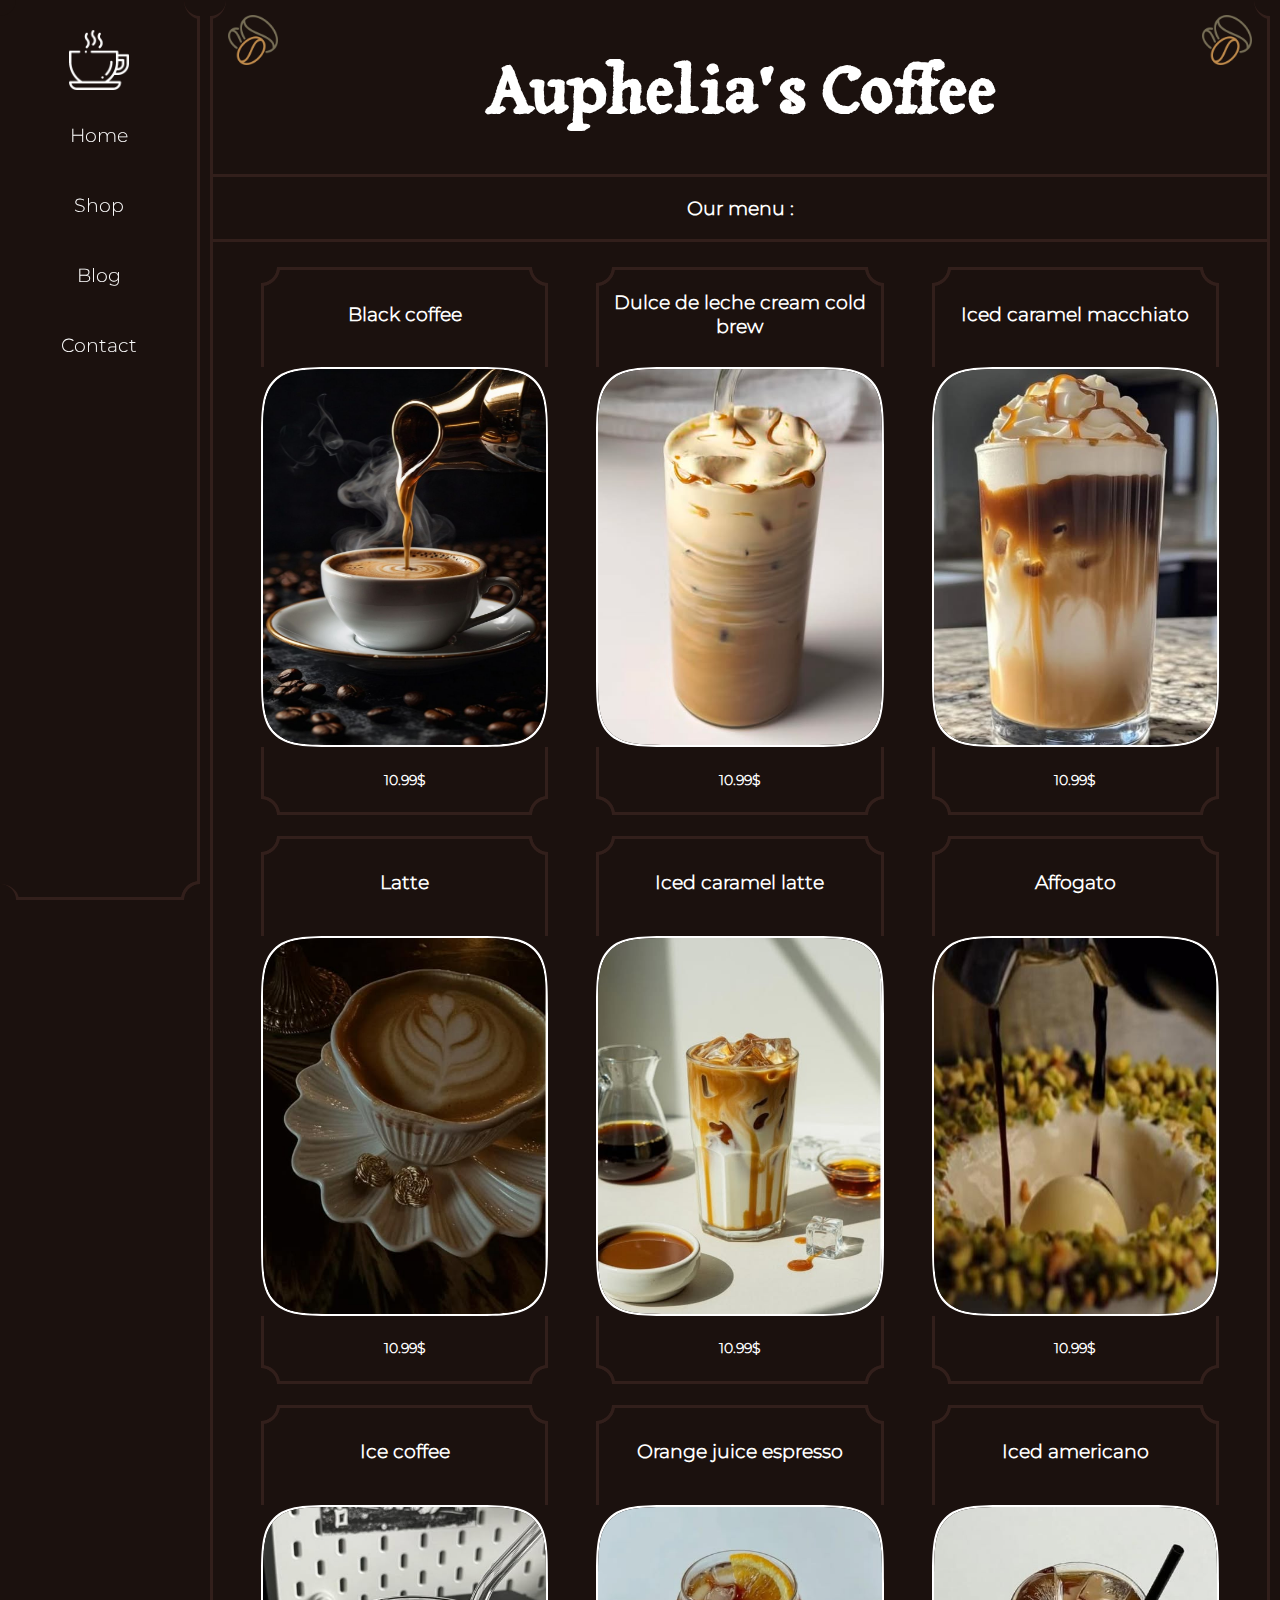
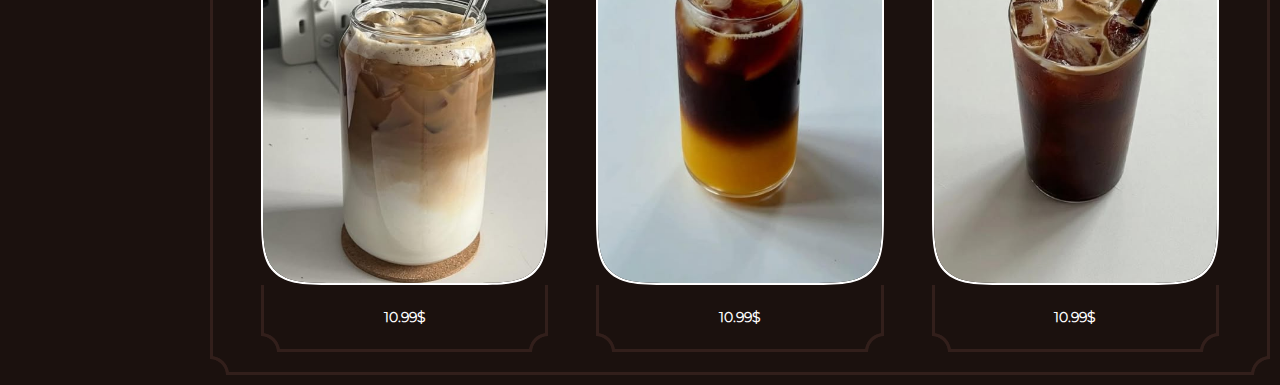
<file: index.html>
<!DOCTYPE html>
<html lang="en">
<head>
    <meta charset="UTF-8">
    <meta name="viewport" content="width=device-width, initial-scale=1.0">
    <link rel="stylesheet" href="coffee.css" >
    <link rel="icon" href="images/coffee1.png">
    <title>Coffee</title>
</head>
<body>
    <div id="menu">
        <img type="image/png" src="images/coffeeIcon3.png">
        <a href="">
            <button>Home</button>
        </a>
        <a href="">
            <button>Shop</button>
        </a>
        <a href="">
            <button>Blog</button>
        </a>
        <a href="">
            <button>Contact</button>
        </a>
    </div>
    <div id="gallery">
        <header>
            <img type="image/png" src="images/bean5.png">
            <div id="titre">
                <h1>Auphelia's Coffee</h1>
            </div>  
            <img type="image/png" src="images/bean5.png">
        </header>
        <div id="blabla">
            <h3>Our menu :</h3>
        </div>
        <div id="pics">
            <div class="product">
                <div class="name">
                <h4>Black coffee</h4>
                </div>
                <img type="image/png" src="images/coffee1.png">
                <div class="price">
                    <h5>10.99$</h5>
                </div>
            </div>
            <div class="product">
                <div class="name">
                <h4>Dulce de leche cream cold brew</h4>
                </div>
                <img type="image/png" src="images/coffee2.png">
                <div class="price">
                    <h5>10.99$</h5>
                </div>
            </div>
            <div class="product">
                <div class="name">
                <h4>Iced caramel macchiato</h4>
                </div>
                <img type="image/png" src="images/coffee3.png">
                <div class="price">
                    <h5>10.99$</h5>
                </div>
            </div>
            <div class="product">
                <div class="name">
                <h4>Latte</h4>
                </div>
                <img type="image/png" src="images/coffee4.png">
                <div class="price">
                    <h5>10.99$</h5>
                </div>
            </div>
            <div class="product">
                <div class="name">
                <h4>Iced caramel latte</h4>
                </div>
                <img type="image/png" src="images/coffee5.png">
                <div class="price">
                    <h5>10.99$</h5>
                </div>
            </div>
            <div class="product">
                <div class="name">
                <h4>Affogato</h4>
                </div>
                <img type="image/png" src="images/coffee6.png">
                <div class="price">
                    <h5>10.99$</h5>
                </div>
            </div>
            <div class="product">
                <div class="name">
                <h4>Ice coffee</h4>
                </div>
                <img type="image/png" src="images/coffee7.png">
                <div class="price">
                    <h5>10.99$</h5>
                </div>
            </div>
            <div class="product">
                <div class="name">
                <h4>Orange juice espresso</h4>
                </div>
                <img type="image/png" src="images/coffee8.png">
                <div class="price">
                    <h5>10.99$</h5>
                </div>
            </div>
            <div class="product">
                <div class="name">
                <h4>Iced americano</h4>
                </div>
                <img type="image/png" src="images/coffee9.png">
                <div class="price">
                    <h5>10.99$</h5>
                </div>
            </div>
    </div>
</body>
</html>
</file>
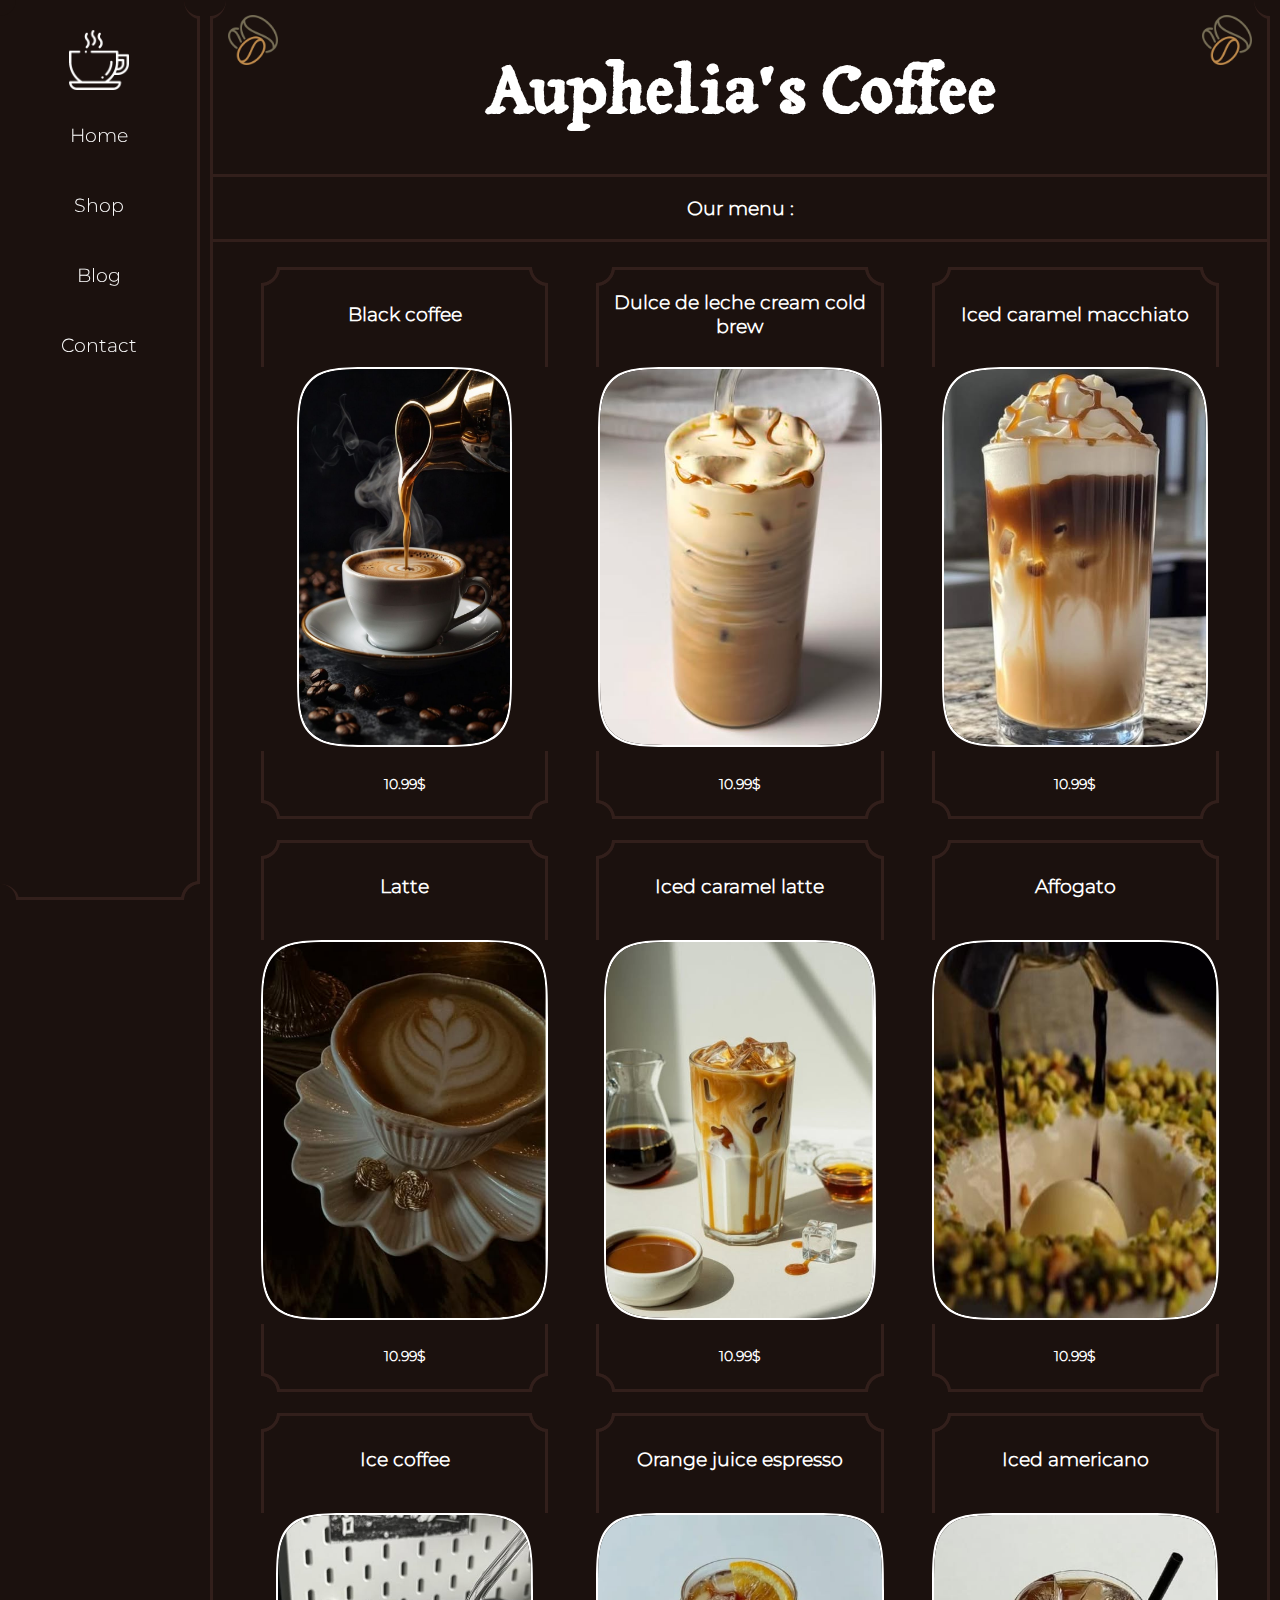
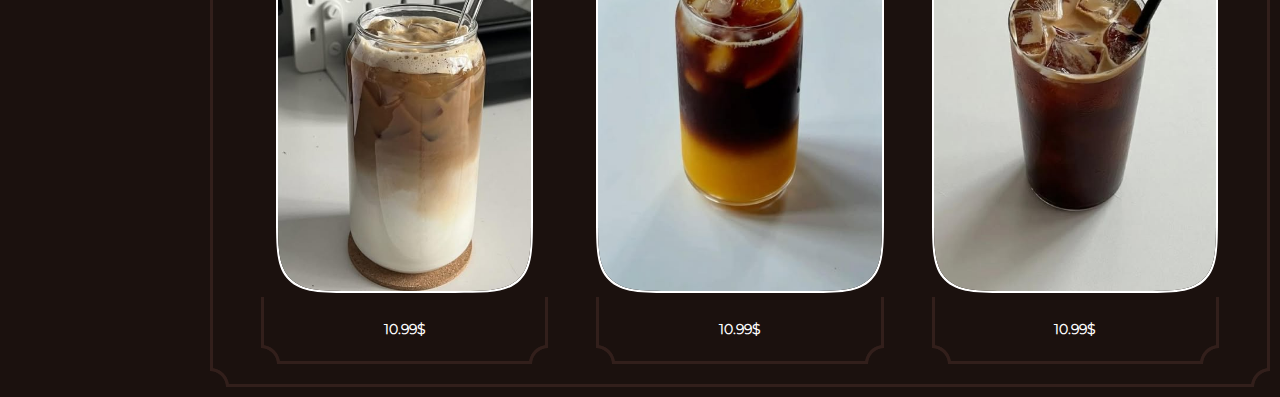
<file: Coffee.html>
<!DOCTYPE html>
<html lang="en">
<head>
    <meta charset="UTF-8">
    <meta name="viewport" content="width=device-width, initial-scale=1.0">
    <link rel="stylesheet" href="coffee.css" >
    <link rel="icon" href="images/coffee1.png">
    <title>Auphelia's Coffee</title>
</head>
<body>
    <div id="menu">
        <img type="image/png" src="images/coffeeIcon3.png">
        <a href="">
            <button>Home</button>
        </a>
        <a href="">
            <button>Shop</button>
        </a>
        <a href="">
            <button>Blog</button>
        </a>
        <a href="">
            <button>Contact</button>
        </a>
    </div>
    <div id="gallery">
        <header>
            <div class="beans">
            <img type="image/png" src="images/bean5.png">
            </div>
            <div id="titre">
                <h1>Auphelia's Coffee</h1>
            </div>  
            <div class="beans">
            <img type="image/png" src="images/bean5.png">
            </div>
        </header>
        <div id="blabla">
            <h3>Our menu :</h3>
        </div>
        <div id="pics">
            <div class="product">
                <div class="name">
                <h4>Black coffee</h4>
                </div>
                <a href="detail menu/blackcofffe.html" >
                <img type="image/png" src="images/coffee1.png">
                </a>
                <div class="price">
                    <h5>10.99$</h5>
                </div>
            </div>
            <div class="product">
                <div class="name">
                <h4>Dulce de leche cream cold brew</h4>
                </div>
                <a href="detail menu/dulce.html">
                <img type="image/png" src="images/coffee2.png">
                </a>
                <div class="price">
                    <h5>10.99$</h5>
                </div>
            </div>
            <div class="product">
                <div class="name">
                <h4>Iced caramel macchiato</h4>
                </div>
                <a href="detail menu/macchiato.html">
                <img type="image/png" src="images/coffee3.png">
                </a>
                <div class="price">
                    <h5>10.99$</h5>
                </div>
            </div>
            <div class="product">
                <div class="name">
                <h4>Latte</h4>
                </div>
                <a href="detail menu/latte.html">
                <img type="image/png" src="images/coffee4.png">
                </a>
                <div class="price">
                    <h5>10.99$</h5>
                </div>
            </div>
            <div class="product">
                <div class="name">
                <h4>Iced caramel latte</h4>
                </div>
                <a href="detail menu/Icedlatte.html">
                <img type="image/png" src="images/coffee5.png">
                </a>
                <div class="price">
                    <h5>10.99$</h5>
                </div>
            </div>
            <div class="product">
                <div class="name">
                <h4>Affogato</h4>
                </div>
                <a href="detail menu/Affogato.html">
                <img type="image/png" src="images/coffee6.png">
                </a>
                <div class="price">
                    <h5>10.99$</h5>
                </div>
            </div>
            <div class="product">
                <div class="name">
                <h4>Ice coffee</h4>
                </div>
                <a href="detail menu/Icecoffee.html">
                <img type="image/png" src="images/coffee7.png">
                </a>
                <div class="price">
                    <h5>10.99$</h5>
                </div>
            </div>
            <div class="product">
                <div class="name">
                <h4>Orange juice espresso</h4>
                </div>
                <a href="detail menu/OrangeEspresso.html">
                <img type="image/png" src="images/coffee8.png">
                </a>
                <div class="price">
                    <h5>10.99$</h5>
                </div>
            </div>
            <div class="product">
                <div class="name">
                <h4>Iced americano</h4>
                </div>
                <a href="detail menu/americano.html">
                <img type="image/png" src="images/coffee9.png">
                </a>
                <div class="price">
                    <h5>10.99$</h5>
                </div>
            </div>
    </div>
</body>
</html>
</file>
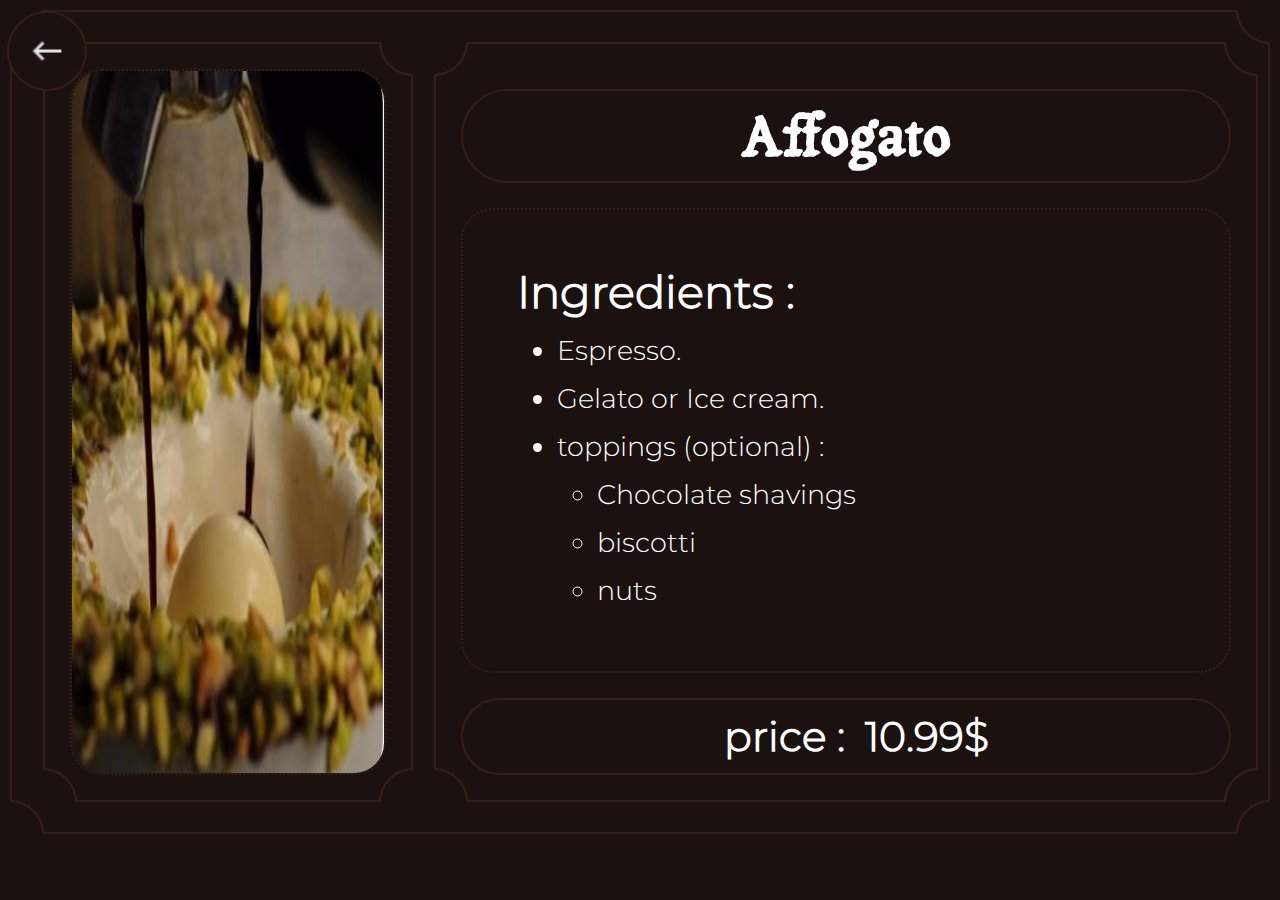
<file: detail menu/Affogato.html>
<!DOCTYPE html>
<html lang="en">
<head>
    <meta charset="UTF-8">
    <meta name="viewport" content="width=device-width, initial-scale=1.0">
    <link rel="stylesheet" href="menu.css">
    <link rel="icon" href="../images/coffee6.png">
    <title>Affogato</title>
</head>
<body>
    <div id="back">
        <a href="../Coffee.html">
            <button>
                <img type="image/png" src="../images/back.png" title="back">
            </button>
        </a>
    </div>
    <div class="pic">
        <div class="picbox">
            <img type="image/png" src="../images/coffee6.png">
        </div>    
    </div>
    <div id="Box">
    <div id="info">
    <div class="name">
        <h1>Affogato</h1>
    </div>
    <div id="ingredient">
        <h1>Ingredients :</h1>
        <ul>
            <li>Espresso.</li>
            <li>Gelato or Ice cream.</li>
            <li>toppings (optional) :</li>
            <ul>
                <li>Chocolate shavings</li>
                <li>biscotti</li>
                <li>nuts</li>
            </ul>
        </ul>
    </div>
    <div id="price">
        <h1>price :</h1>
        <h1>10.99$</h1>
    </div>
    </div>
    </div>
</body>
</html>
</file>
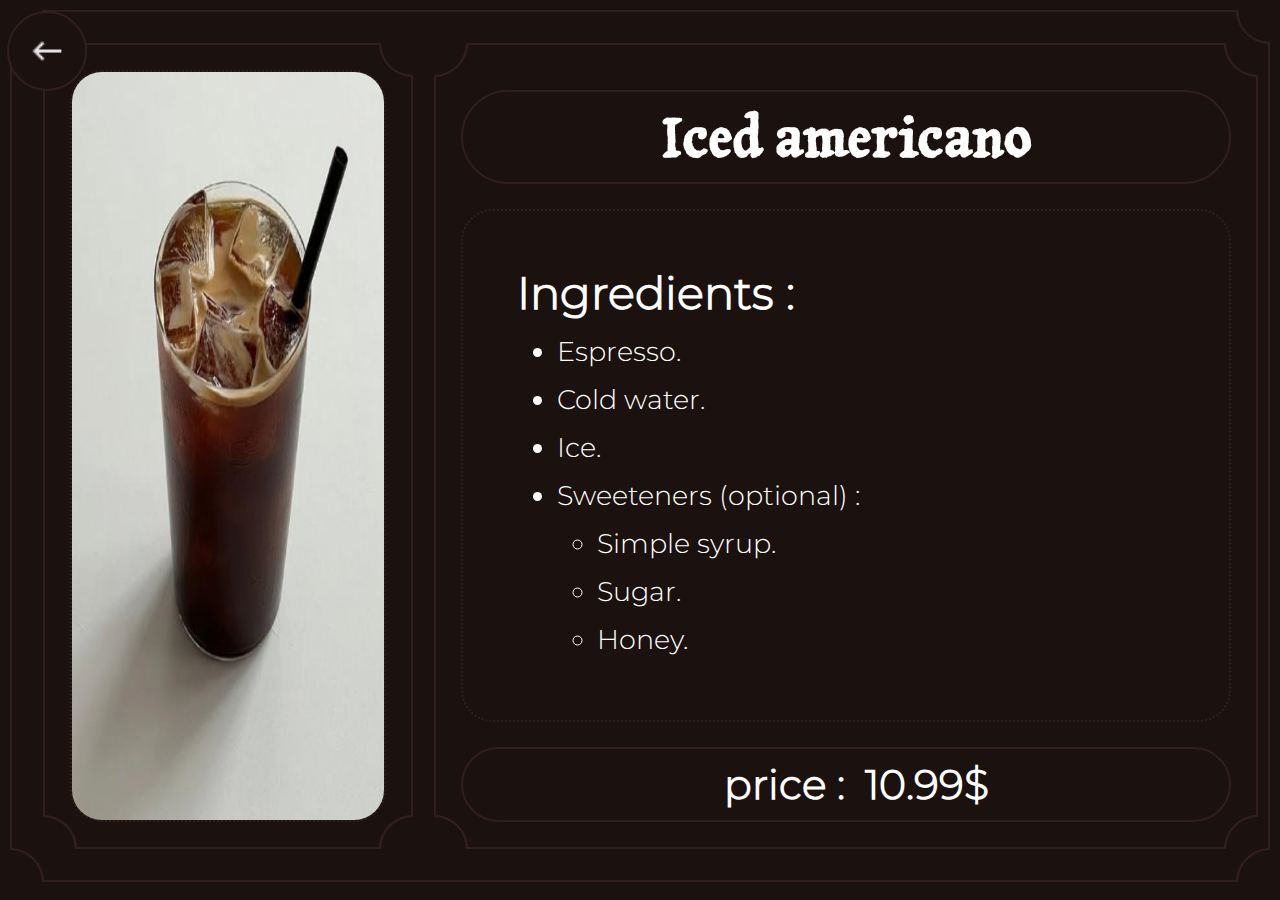
<file: detail menu/americano.html>
<!DOCTYPE html>
<html lang="en">
<head>
    <meta charset="UTF-8">
    <meta name="viewport" content="width=device-width, initial-scale=1.0">
    <link rel="stylesheet" href="menu.css">
    <link rel="icon" href="../images/coffee9.png">
    <title>Iced americano</title>
</head>
<body>
    <div id="back">
        <a href="../index.html">
            <button>
                <img type="image/png" src="../images/back.png" title="back">
            </button>
        </a>
    </div>
    <div class="pic">
        <div class="picbox">
            <img type="image/png" src="../images/coffee9.png">
        </div>    
    </div>
    <div id="Box">
    <div id="info">
    <div class="name">
        <h1>Iced americano</h1>
    </div>
    <div id="ingredient">
        <h1>Ingredients :</h1>
        <ul>
            <li>Espresso.</li>
            <li>Cold water.</li>
            <li>Ice.</li>
            <li>Sweeteners (optional) :</li>
            <ul>
                <li>Simple syrup.</li>
                <li>Sugar.</li>
                <li>Honey.</li>
            </ul>
        </ul>
    </div>
    <div id="price">
        <h1>price :</h1>
        <h1>10.99$</h1>
    </div>
    </div>
    </div>
</body>

</html>
</file>
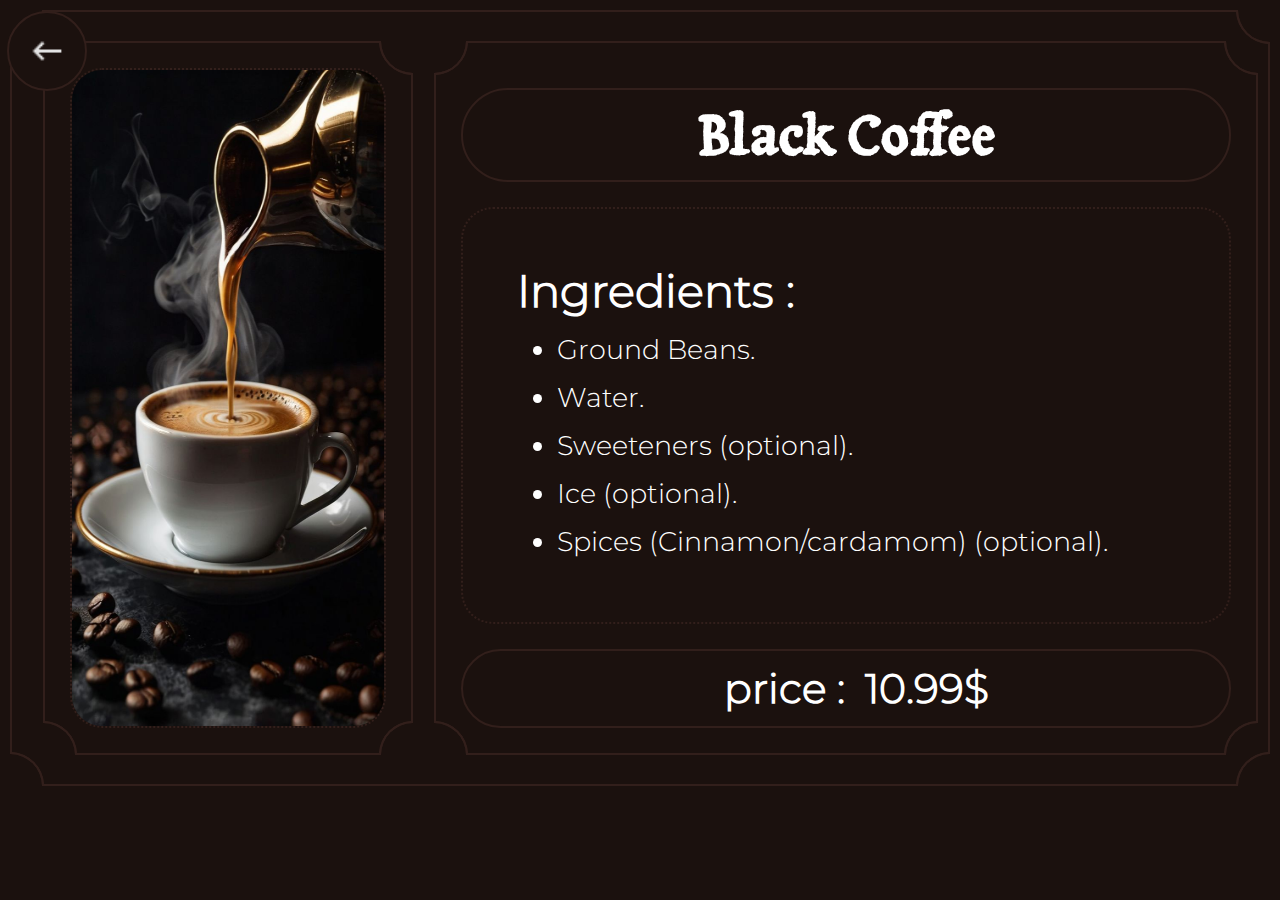
<file: detail menu/blackcofffe.html>
<!DOCTYPE html>
<html lang="en">
<head>
    <meta charset="UTF-8">
    <meta name="viewport" content="width=device-width, initial-scale=1.0">
    <link rel="stylesheet" href="menu.css">
    <link rel="icon" href="../images/coffee1.png">
    <title>Black Coffee</title>
</head>
<body>
    <div id="back">
        <a href="../index.html">
            <button>
                <img type="image/png" src="../images/back.png" title="back">
            </button>
        </a>
    </div>
    <div class="pic">
        <div class="picbox">
            <img type="image/png" src="../images/coffee1.png">
        </div>    
    </div>
    <div id="Box">
    <div id="info">
    <div class="name">
        <h1>Black Coffee</h1>
    </div>
    <div id="ingredient">
        <h1>Ingredients :</h1>
        <ul>
            <li>Ground Beans.</li>
            <li>Water.</li>
            <li>Sweeteners (optional).</li>
            <li>Ice (optional).</li>
            <li>Spices (Cinnamon/cardamom) (optional).</li>
        </ul>
    </div>
    <div id="price">
        <h1>price :</h1>
        <h1>10.99$</h1>
    </div>
    </div>
    </div>
</body>

</html>
</file>
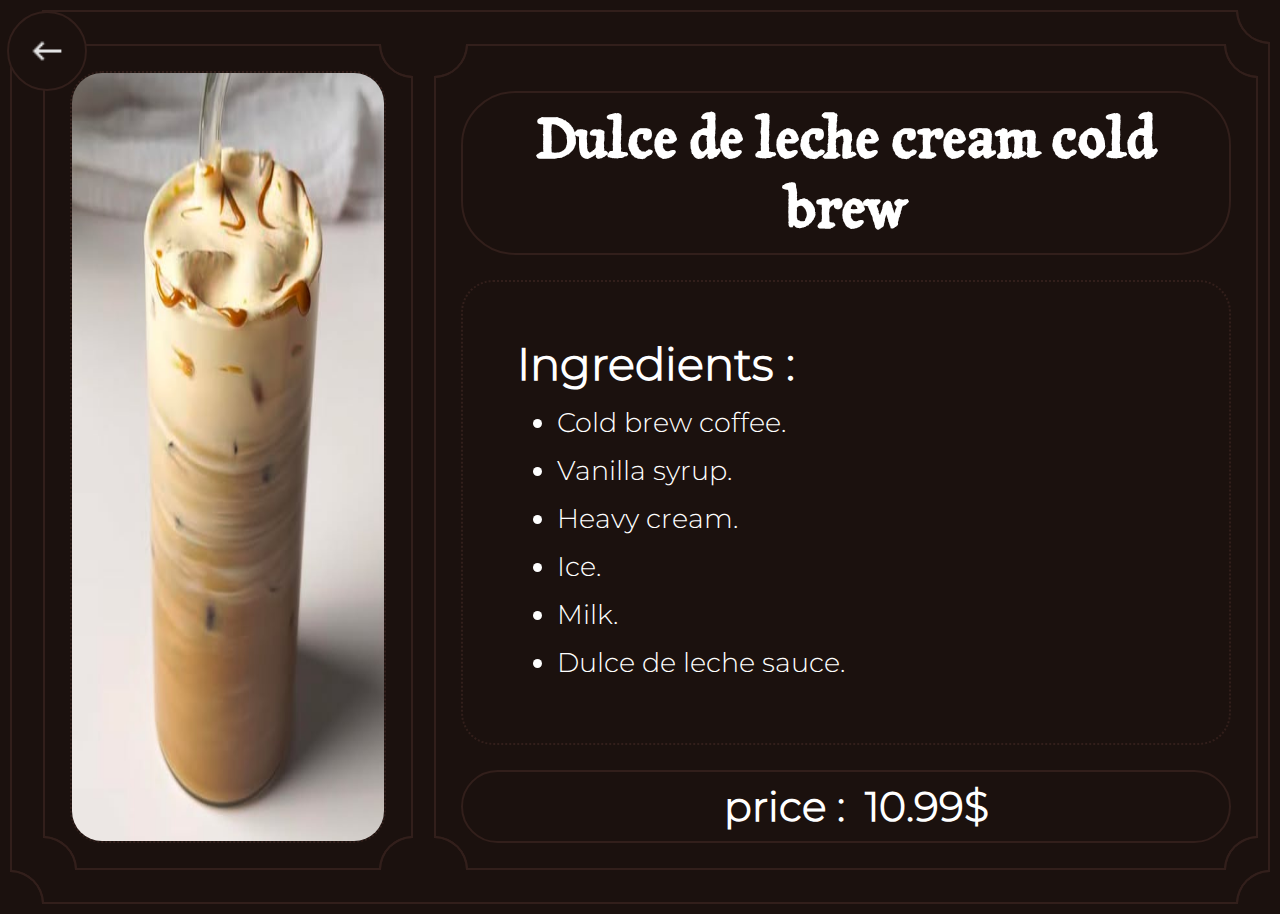
<file: detail menu/dulce.html>
<!DOCTYPE html>
<html lang="en">
<head>
    <meta charset="UTF-8">
    <meta name="viewport" content="width=device-width, initial-scale=1.0">
    <link rel="stylesheet" href="menu.css">
    <link rel="icon" href="../images/coffee2.png">
    <title>Dulce de leche cream cold brew</title>
</head>
<body>
    <div id="back">
        <a href="../index.html">
            <button>
                <img type="image/png" src="../images/back.png" title="back">
            </button>
        </a>
    </div>
    <div class="pic">
        <div class="picbox">
            <img type="image/png" src="../images/coffee2.png">
        </div>    
    </div>
    <div id="Box">
    <div id="info">
    <div class="name">
        <h1>Dulce de leche cream cold brew</h1>
    </div>
    <div id="ingredient">
        <h1>Ingredients :</h1>
        <ul>
            <li>Cold brew coffee.</li>
            <li>Vanilla syrup.</li>
            <li>Heavy cream.</li>
            <li>Ice.</li>
            <li>Milk.</li>
            <li>Dulce de leche sauce.</li>
        </ul>
    </div>
    <div id="price">
        <h1>price :</h1>
        <h1>10.99$</h1>
    </div>
    </div>
    </div>
</body>

</html>
</file>
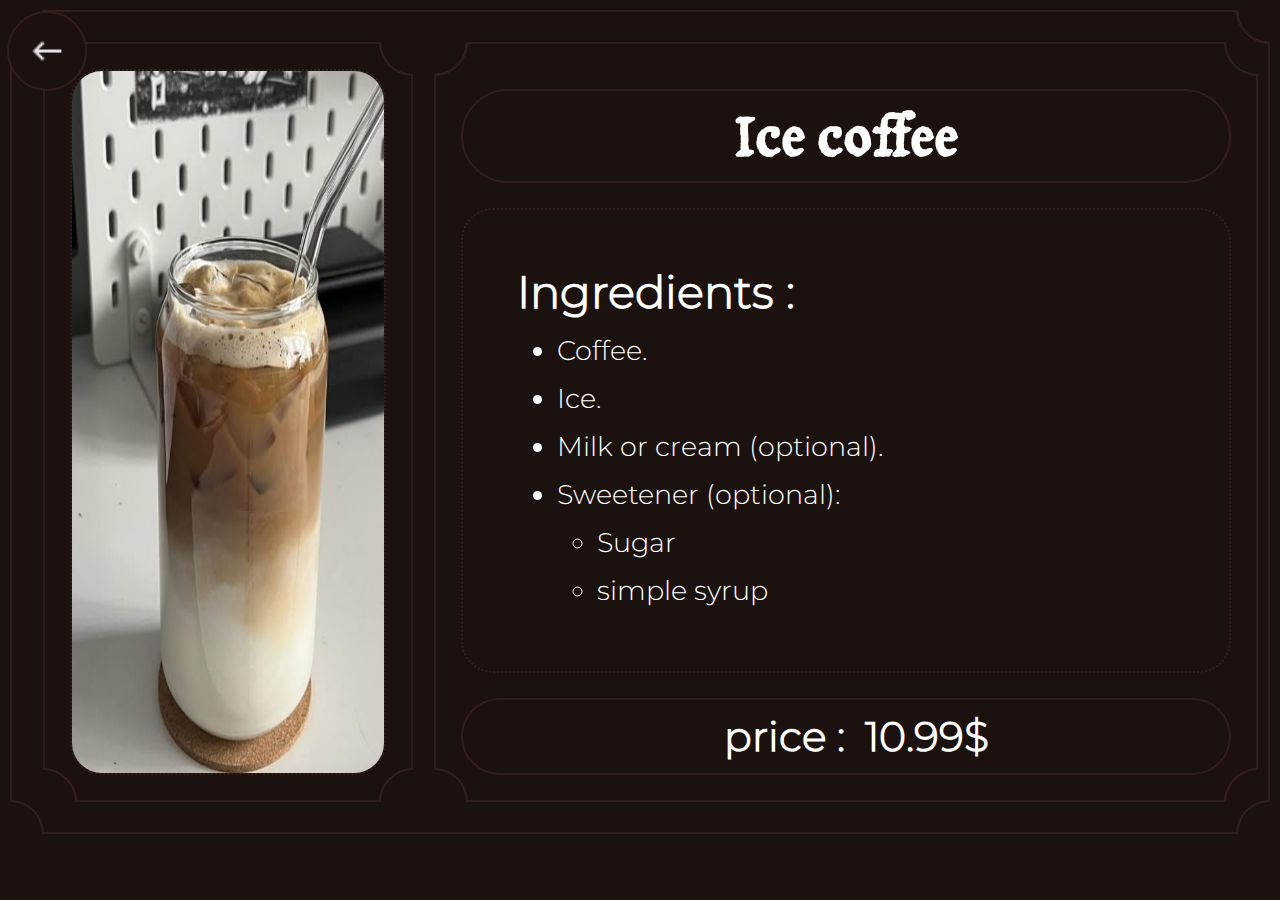
<file: detail menu/Icecoffee.html>
<!DOCTYPE html>
<html lang="en">
<head>
    <meta charset="UTF-8">
    <meta name="viewport" content="width=device-width, initial-scale=1.0">
    <link rel="stylesheet" href="menu.css">
    <link rel="icon" href="../images/coffee7.png">
    <title>Ice coffee</title>
</head>
<body>
    <div id="back">
        <a href="../index.html">
            <button>
                <img type="image/png" src="../images/back.png" title="back">
            </button>
        </a>
    </div>
    <div class="pic">
        <div class="picbox">
            <img type="image/png" src="../images/coffee7.png">
        </div>    
    </div>
    <div id="Box">
    <div id="info">
    <div class="name">
        <h1>Ice coffee</h1>
    </div>
    <div id="ingredient">
        <h1>Ingredients :</h1>
        <ul>
            <li>Coffee.</li>
            <li>Ice.</li>
            <li>Milk or cream (optional).</li>
            <li>Sweetener (optional):</li>
            <ul>
                <li>Sugar</li>
                <li>simple syrup</li>
            </ul>
        </ul>
    </div>
    <div id="price">
        <h1>price :</h1>
        <h1>10.99$</h1>
    </div>
    </div>
    </div>
</body>

</html>
</file>
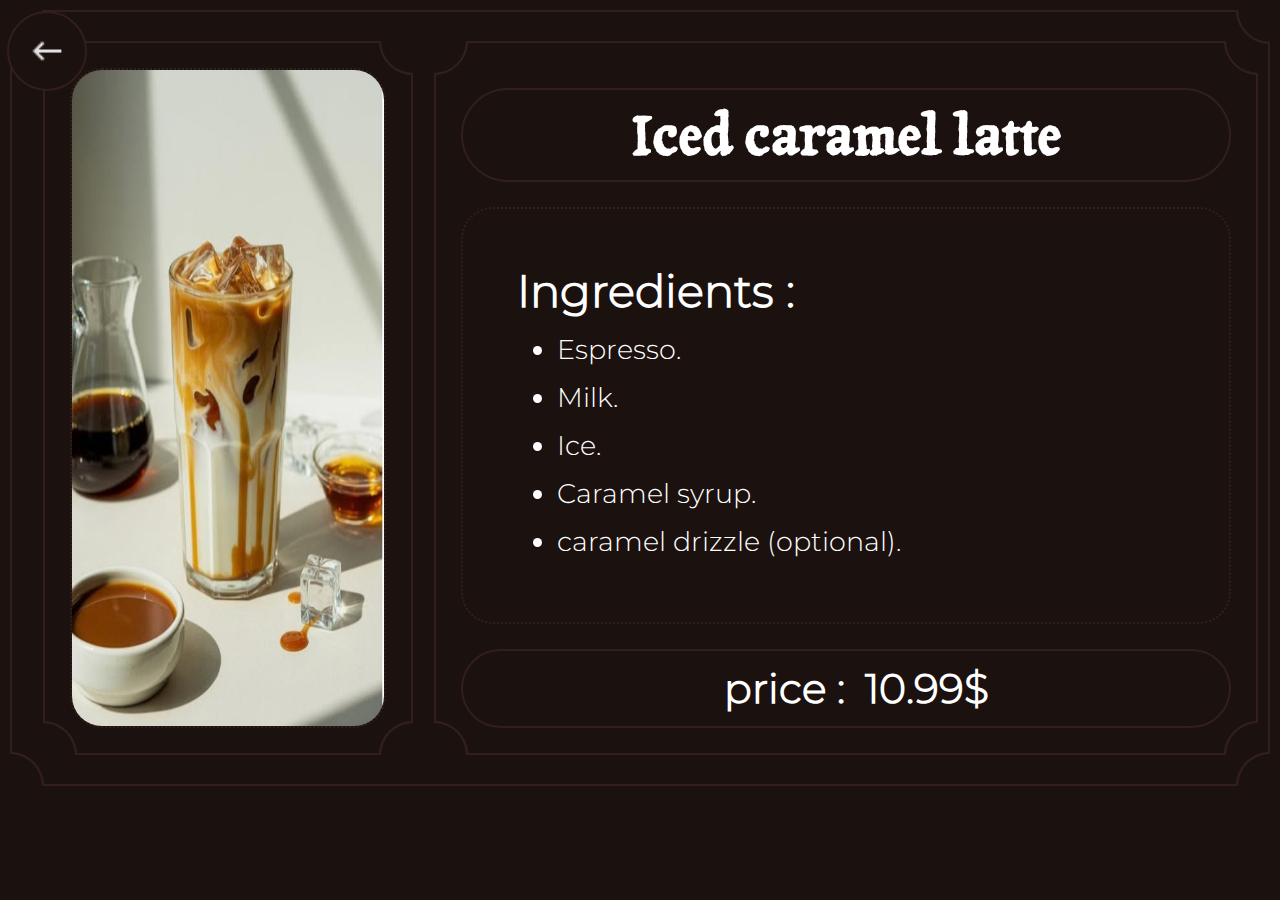
<file: detail menu/Icedlatte.html>
<!DOCTYPE html>
<html lang="en">
<head>
    <meta charset="UTF-8">
    <meta name="viewport" content="width=device-width, initial-scale=1.0">
    <link rel="stylesheet" href="menu.css">
    <link rel="icon" href="../images/coffee5.png">
    <title>Iced caramel latte</title>
</head>
<body>
    <div id="back">
        <a href="../index.html">
            <button>
                <img type="image/png" src="../images/back.png" title="back">
            </button>
        </a>
    </div>
    <div class="pic">
        <div class="picbox">
            <img type="image/png" src="../images/coffee5.png">
        </div>    
    </div>
    <div id="Box">
    <div id="info">
    <div class="name">
        <h1>Iced caramel latte</h1>
    </div>
    <div id="ingredient">
        <h1>Ingredients :</h1>
        <ul>
            <li>Espresso.</li>
            <li>Milk.</li>
            <li>Ice.</li>
            <li>Caramel syrup.</li>
            <li>caramel drizzle (optional).</li>
        </ul>
    </div>
    <div id="price">
        <h1>price :</h1>
        <h1>10.99$</h1>
    </div>
    </div>
    </div>
</body>

</html>
</file>
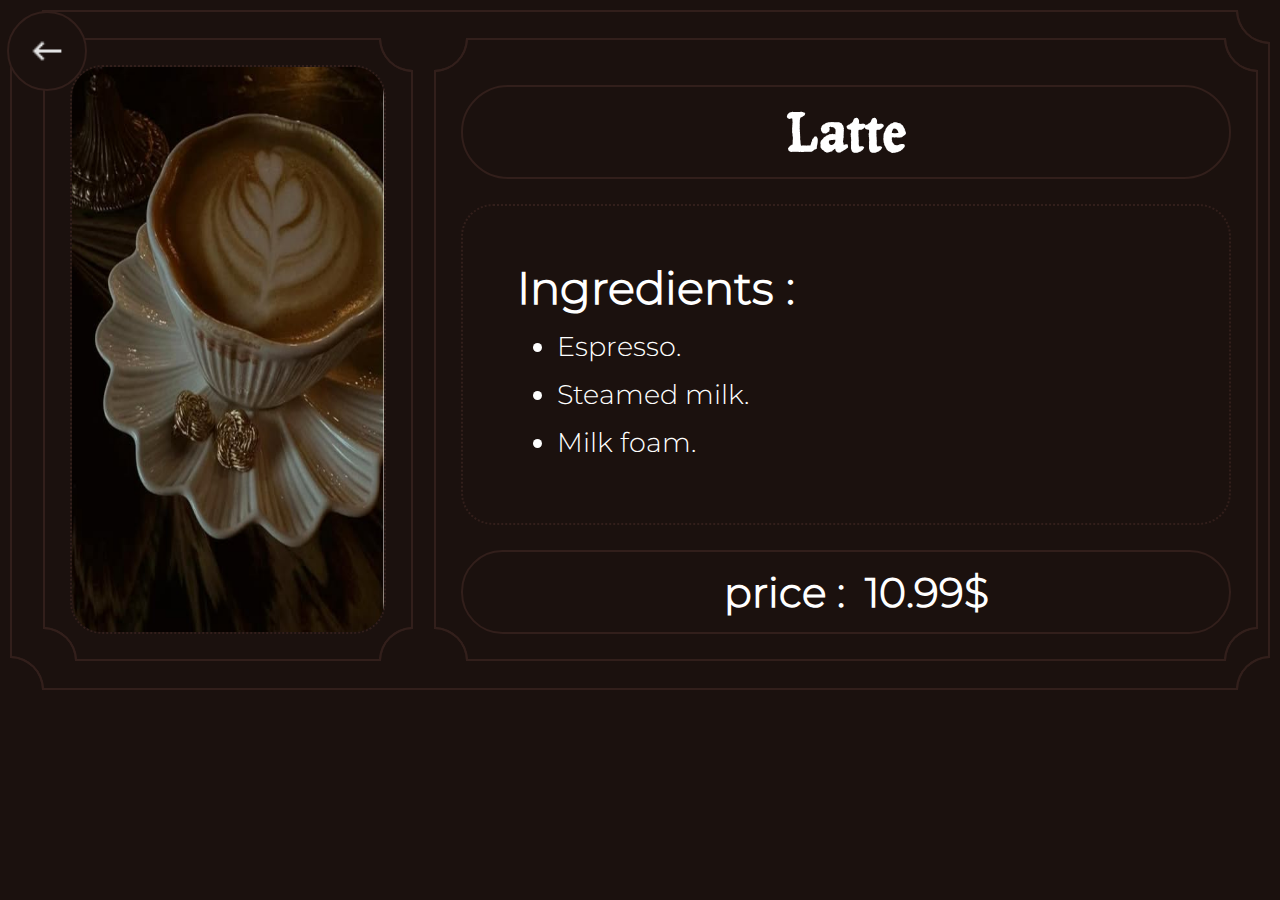
<file: detail menu/latte.html>
<!DOCTYPE html>
<html lang="en">
<head>
    <meta charset="UTF-8">
    <meta name="viewport" content="width=device-width, initial-scale=1.0">
    <link rel="stylesheet" href="menu.css">
    <link rel="icon" href="../images/coffee4.png">
    <title>Latte</title>
</head>
<body>
    <div id="back">
        <a href="../Coffee.html">
            <button>
                <img type="image/png" src="../images/back.png" title="back">
            </button>
        </a>
    </div>
    <div class="pic">
        <div class="picbox">
            <img type="image/png" src="../images/coffee4.png">
        </div>    
    </div>
    <div id="Box">
    <div id="info">
    <div class="name">
        <h1>Latte</h1>
    </div>
    <div id="ingredient">
        <h1>Ingredients :</h1>
        <ul>
            <li>Espresso.</li>
            <li>Steamed milk.</li>
            <li>Milk foam.</li>
        </ul>
    </div>
    <div id="price">
        <h1>price :</h1>
        <h1>10.99$</h1>
    </div>
    </div>
    </div>
</body>
</html>
</file>
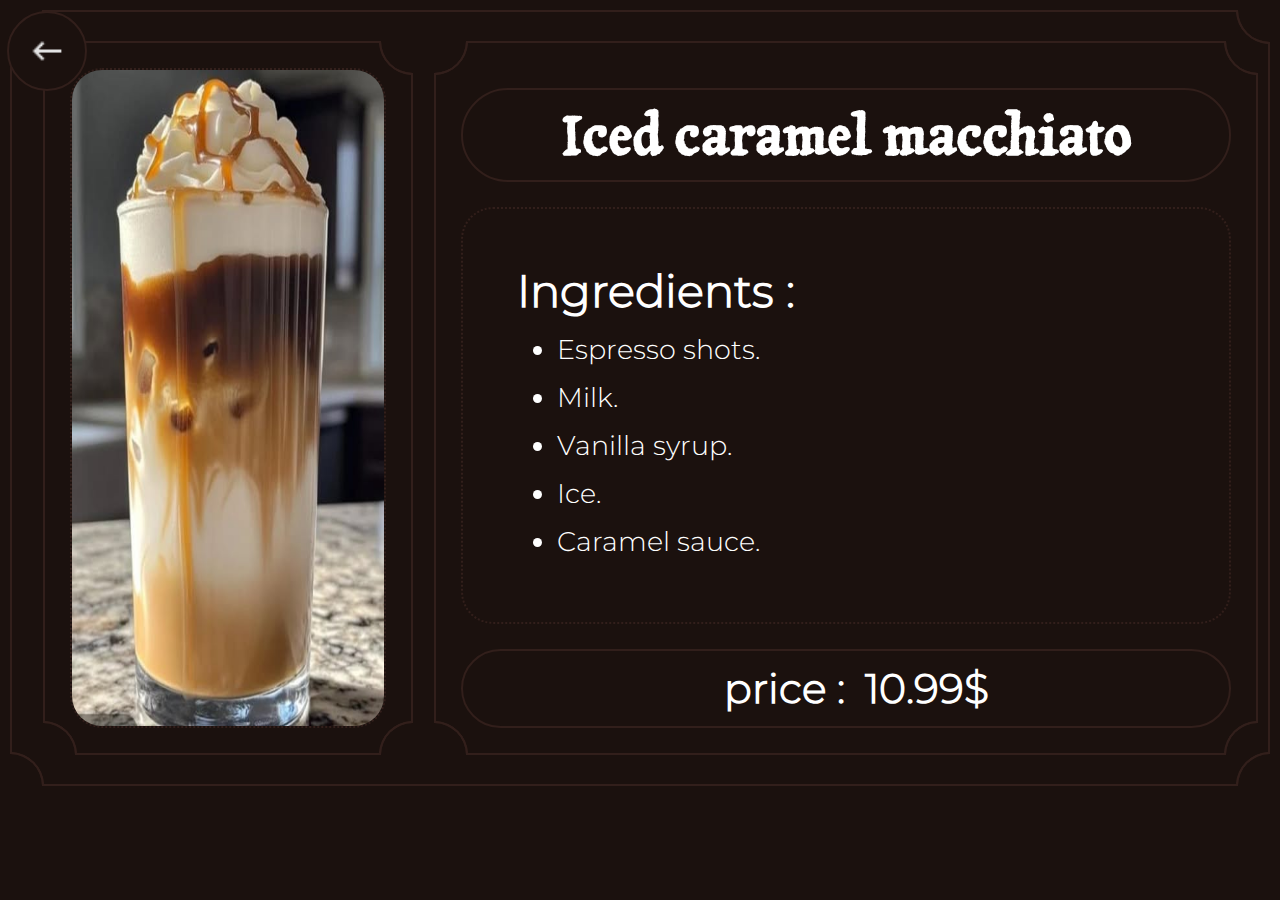
<file: detail menu/macchiato.html>
<!DOCTYPE html>
<html lang="en">
<head>
    <meta charset="UTF-8">
    <meta name="viewport" content="width=device-width, initial-scale=1.0">
    <link rel="stylesheet" href="menu.css">
    <link rel="icon" href="../images/coffee3.png">
    <title>Iced caramel macchiato</title>
</head>
<body>
    <div id="back">
        <a href="../index.html">
            <button>
                <img type="image/png" src="../images/back.png" title="back">
            </button>
        </a>
    </div>
    <div class="pic">
        <div class="picbox">
            <img type="image/png" src="../images/coffee3.png">
        </div>    
    </div>
    <div id="Box">
    <div id="info">
    <div class="name">
        <h1>Iced caramel macchiato</h1>
    </div>
    <div id="ingredient">
        <h1>Ingredients :</h1>
        <ul>
            <li>Espresso shots.</li>
            <li>Milk.</li>
            <li>Vanilla syrup.</li>
            <li>Ice.</li>
            <li>Caramel sauce.</li>
        </ul>
    </div>
    <div id="price">
        <h1>price :</h1>
        <h1>10.99$</h1>
    </div>
    </div>
    </div>
</body>

</html>
</file>
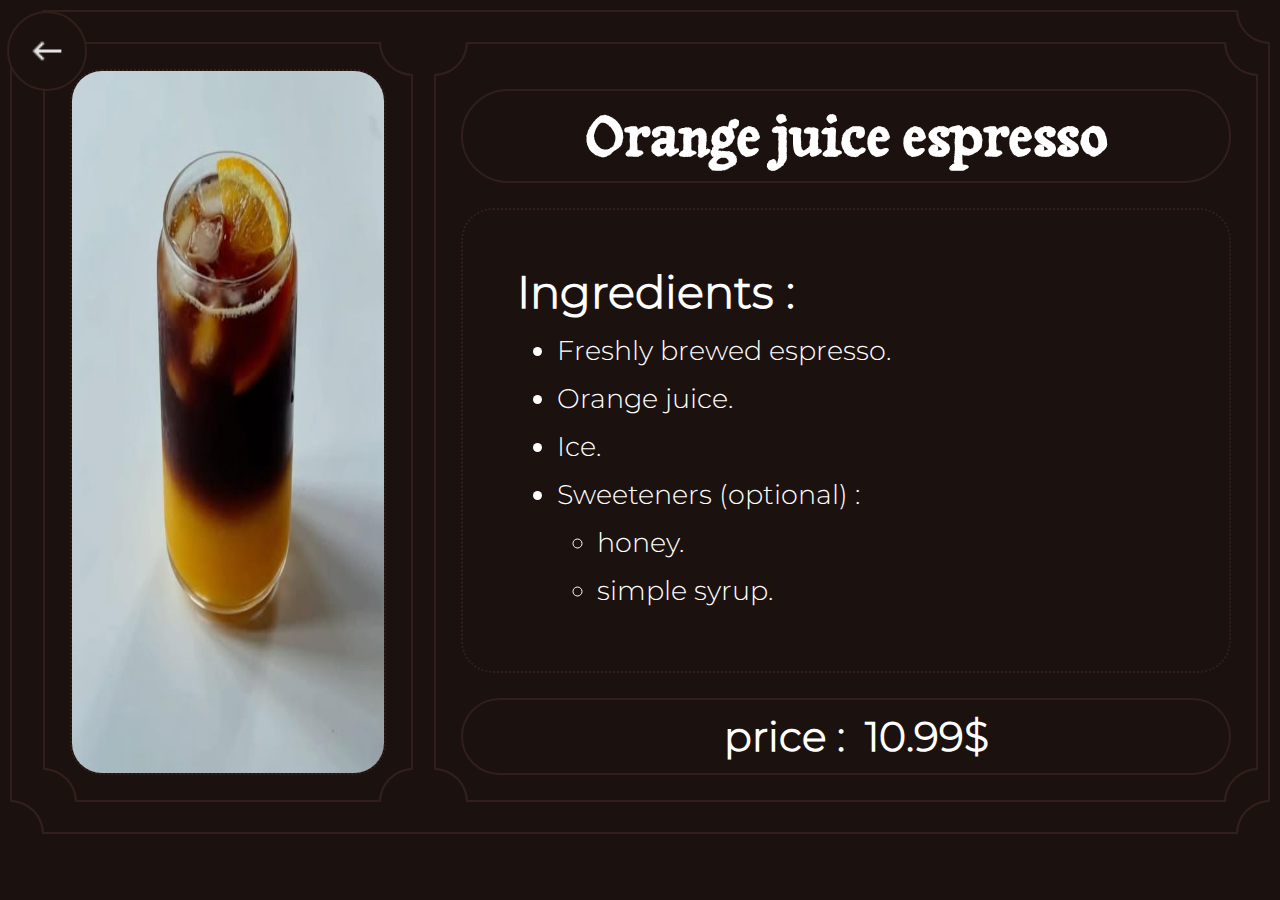
<file: detail menu/OrangeEspresso.html>
<!DOCTYPE html>
<html lang="en">
<head>
    <meta charset="UTF-8">
    <meta name="viewport" content="width=device-width, initial-scale=1.0">
    <link rel="stylesheet" href="menu.css">
    <link rel="icon" href="../images/coffee8.png">
    <title>Orange juice espresso</title>
</head>
<body>
    <div id="back">
        <a href="../index.html">
            <button>
                <img type="image/png" src="../images/back.png" title="back">
            </button>
        </a>
    </div>
    <div class="pic">
        <div class="picbox">
            <img type="image/png" src="../images/coffee8.png">
        </div>    
    </div>
    <div id="Box">
    <div id="info">
    <div class="name">
        <h1>Orange juice espresso</h1>
    </div>
    <div id="ingredient">
        <h1>Ingredients :</h1>
        <ul>
            <li>Freshly brewed espresso.</li>
            <li>Orange juice.</li>
            <li>Ice.</li>
            <li>Sweeteners (optional) :</li>
            <ul>
                <li>honey.</li>
                <li>simple syrup.</li>
            </ul>
        </ul>
    </div>
    <div id="price">
        <h1>price :</h1>
        <h1>10.99$</h1>
    </div>
    </div>
    </div>
</body>

</html>
</file>
<file: coffee.css>
@font-face {
    font-family: Montserrat;
    src: url(fonts/Montserrat-Light.ttf);
}
@font-face {
    font-family: Tagesschrift;
    src: url(fonts/Tagesschrift-Regular.ttf);
}
*{
    box-sizing: border-box;
}
body{
    background-color: 	hsl(12, 30%, 8%);
    margin: 0;
    display: grid;
    grid-template-columns: 200px 1fr;
}
#menu{
    background-color: 	hsl(12, 30%, 8%);
    border-right: 3px solid hsl(12, 30%, 15%);
    border-bottom: 3px solid hsl(12, 30%, 15%);
    border-radius: 1em;
    corner-shape: scoop;
    height: 100vh;
    padding-top: 30px;
    margin-bottom: 10px;
    display: flex;
    flex-direction: column;
    align-items: center;
    justify-content: flex-start;
    row-gap: 20px;
    position: sticky;
    top: 0;
}
#menu img{
    height: 60px;
}
#menu button{
    background-color: transparent;
    border: none;
    border-radius: 2em;
    corner-shape: squircle; 
    height: 50px;
    width: 100px;
    color: white;
    font-size: 1.2em;
    font-family: Montserrat;
    transition: background-color 250ms;
}
#gallery{
    border-right: 3px solid hsl(12, 30%, 15%);
    border-left: 3px solid hsl(12, 30%, 15%);
    border-bottom: 3px solid hsl(12, 30%, 15%);
    margin: 0 10px 10px 10px;
    border-radius: 1em;
    corner-shape: scoop;
    display: flex;
    flex-direction: column;
    height: auto;
}
header{
    border-bottom: 3px solid hsl(12, 30%, 15%);
    width: 100%;
    height: auto;
    padding: 5px 15px 0 15px;
    display: grid;
    grid-template-columns: 50px 1fr 50px;
    grid-template-rows: auto;
    align-content: baseline;
}
header img{
    width: 100%;
    height: auto;
    margin: 0;
    padding-top: 10px;
}
#titre{
    display: flex;
    justify-content: center;
    width: 100%;
    margin: 0;
}
header h1{
    color: white;
    font-family: Tagesschrift;
    font-size: clamp(1.2rem , 5vw , 4rem)
}
#blabla{
    border-bottom: 3px solid hsl(12, 30%, 15%);
    display: flex;
    justify-content: center;
}
#blabla h3{
    color: white;
    font-size: 1.2em;
    font-family: Montserrat;
}
#pics{
    border: none;
    display: grid;
    grid-template-columns: repeat( auto-fit , minmax(250px ,1fr));
    column-gap: 3em;
    row-gap: 1em;
    padding: 25px 3em 15px 3em;
}
.product{
    display: flex;
    flex-direction: column;
    justify-content: flex-start;
    align-items: center;
}
.product img{
    width: 100%;
    height: 380px;
    border: 2px solid white;
    border-radius: 5em;
    corner-shape: squircle;
    transition: transform 250ms;
}
.name{
    width: 100%;
    display: flex;
    justify-content: center;
    align-items: center;
    padding-top: 20px;
    border-top: 3px solid hsl(12, 30%, 15%);
    border-right: 3px solid hsl(12, 30%, 15%);
    border-left: 3px solid hsl(12, 30%, 15%);
    border-radius: 1em;
    corner-shape: scoop;
    border-bottom-left-radius: 0;
    border-bottom-right-radius: 0;
    height: 100px;
    text-align: center;
}
.name h4{
    color: white;
    font-size: 1.2em;
    font-family: Montserrat;
    margin: 0 0 30px 0;
    transition: font-size 250ms;
}
.price{
    border-bottom: 3px solid hsl(12, 30%, 15%);
    border-right: 3px solid hsl(12, 30%, 15%);
    border-left: 3px solid hsl(12, 30%, 15%);
    margin: 0 3px 5px 3px;
    width: 100%;
    border-radius: 1em;
    corner-shape: scoop;
    border-top-left-radius: 0;
    border-top-right-radius: 0;
    display: flex;
    justify-content: center;
    align-items: center;
}
.product h5{
    color: white;
    font-size: 14px;
    font-family: Montserrat;
    transition: font-size 250ms;
}
.product img:hover{
    transform: scale(1.03 ,1.03);
}
.product:hover h4{
    font-size: 1.3em;
}
#menu button:hover{
    background-color: hsl(12, 30%, 15%);
}
@media (max-width: 500px) {
    body{
        background-color: 	rgb(27, 17, 14);
        margin: 0;
        display: flex;
        flex-direction: column;
        justify-content: flex-start;
    }
    #menu{
        background-color: rgba(27, 17, 14, 0.97);
        border: 3px solid hsl(12, 30%, 15%);
        border-radius: 1em;
        corner-shape: scoop;
        height: 80px;
        padding-bottom: 30px;
        padding-left: 10px;
        display: grid;
        grid-template-columns: 50px 1fr 1fr 1fr 1fr;
        grid-template-rows: 100px;
        align-content: center;
        column-gap: 0px;
        max-width: calc(100%-20px);
        position: sticky;
        top: 0;
        margin: 10px;
        z-index: 1;
        }
    #menu button{
        background-color: transparent;
        border: none;
        border-radius: 2em;
        corner-shape: squircle; 
        height: auto;
        width: 90%;
        color: white;
        font-size: 1.2em;
        font-family: Montserrat;
        transition: background-color 250ms;
        font-size: clamp(0.8rem , 3vw, 5rem);
        }
    #menu img{
        padding-right: 15px;
        padding-bottom: 10px;
        aspect-ratio: 1/1;
    }
    header img{
        padding: 0;
        aspect-ratio: 1/1;
        height:80%;
    }
    #gallery{
        border: 3px solid hsl(12, 30%, 15%);
    }
}
</file>
<file: detail menu/menu.css>
@font-face {
    font-family: Tagesschrift;
    src: url(../fonts/Tagesschrift-Regular.ttf);
}
@font-face {
    font-family: Montserrat;
    src: url(../fonts/Montserrat-Light.ttf);
}
*{
    box-sizing: border-box;
    color: white;
    margin: 0;
}
body{
    background-color: 	hsl(12, 30%, 8%);
    border: 2px solid hsl(12, 30%, 15%);
    border-radius: 2em;
    corner-shape: scoop;
    padding: 10px;
    height: fit-content;
    height: fit-content;
    display: grid;
    grid-template-columns: 1fr 2fr;
    margin: 10px;
    position: relative;
}
#back{
    background-color: 	hsl(12, 30%, 8%);
    border: 2px solid hsl(12, 30%, 15%);
    border-radius: 50%;
    position: fixed;
    top: 11px;
    left: 7px;
    width: 80px;
    height: 80px;
    transition: transform 200ms , box-shadow 200ms;
}
#back button{
    background-color: transparent;
    width: 100%;
    height: 100%;
    border: none;
    display: flex;
    justify-content: center;
    align-items: center;
}
#back button img{
    object-fit: contain;
    background-color: transparent;
    width: 60%;
}
#back:hover{
    transform: scale(1.07, 1.07);
    box-shadow: 3px 3px 10px hsl(12, 30%, 4%);
}
#Box{
    border: none;
    width: 100%;
    height: 100%;
    display: flex;
    justify-content: center;
    align-items: center;
}
.pic{
    border: none;
    width: 100%;
    height: 100%;
    display: flex;
    justify-content: center;
    align-items: center;
}
.picbox{
    border: 2px solid hsl(12, 30%, 15%);
    border-radius: 2em;
    corner-shape: scoop;
    width: 90%;
    height: 95%;
    padding: 25px;
}
.picbox img{
    object-fit: fill;
    aspect-ratio: 9/16;
    width: 100%;
    height: 100%;
    border: 2px dotted hsl(12, 30%, 15%);
    border-radius: 2em;
    transition: transform 200ms, box-shadow 200ms;
}
#info{
    border: 2px solid hsl(12, 30%, 15%);
    border-radius: 2em;
    corner-shape: scoop;
    display: flex;
    flex-direction: column;
    justify-content: flex-start;
    align-items: center;
    row-gap: 25px;
    padding: 25px;
    height: 95%;
    width: 100%;
}
.name{
    margin-top: 20px;
    display: flex;
    flex-direction: row;
    justify-content: center;
    align-items: center;
    border: 2px solid hsl(12, 30%, 15%);
    border-radius: 2em;
    width: 100%;
    height: fit-content;
    text-align: center;
    color: white;
    font-family: Tagesschrift;
    font-size: 3vh;
    padding: 10px;
}
#ingredient{
    border: 2px dotted hsl(12, 30%, 15%);
    border-radius: 2em;
    width: 100%;
    padding: 7%;
    font-family: Montserrat;
}
#ingredient h1{
    padding-bottom: 10px;
    font-size: 5vh;
}
#ingredient ul li{
    padding: 5px 0 10px 0;
    font-size: 3vh;
}
.picbox img:hover{
    transform: scale(1.02 , 1.02);
    box-shadow: 3px 3px 10px hsl(12, 30%, 4%);
}
#price{
    border: 2px solid hsl(12, 30%, 15%);
    border-radius: 2em;
    width: 100%;
    display: flex;
    align-items: center;
    justify-content: center;
    padding-left: 20px;
    column-gap: 20px;
    height: 13vh;
    font-size: 2.3vh;
    font-family: Montserrat;
}
@media (max-width: 500px) {
    body{
        display: flex;
        flex-direction: column;
        height: fit-content;
    }
    .picbox{
        width: 100%;
    }
    #back{
        top: 11px;
        left: 7px;
        width: 50px;
        height: 50px;
        z-index: 1;
    }
    #ingredient{
        padding: 10% 0 10% 0;
    }
    #ingredient h1{
        padding-left: 6%;
    }
}
</file>
